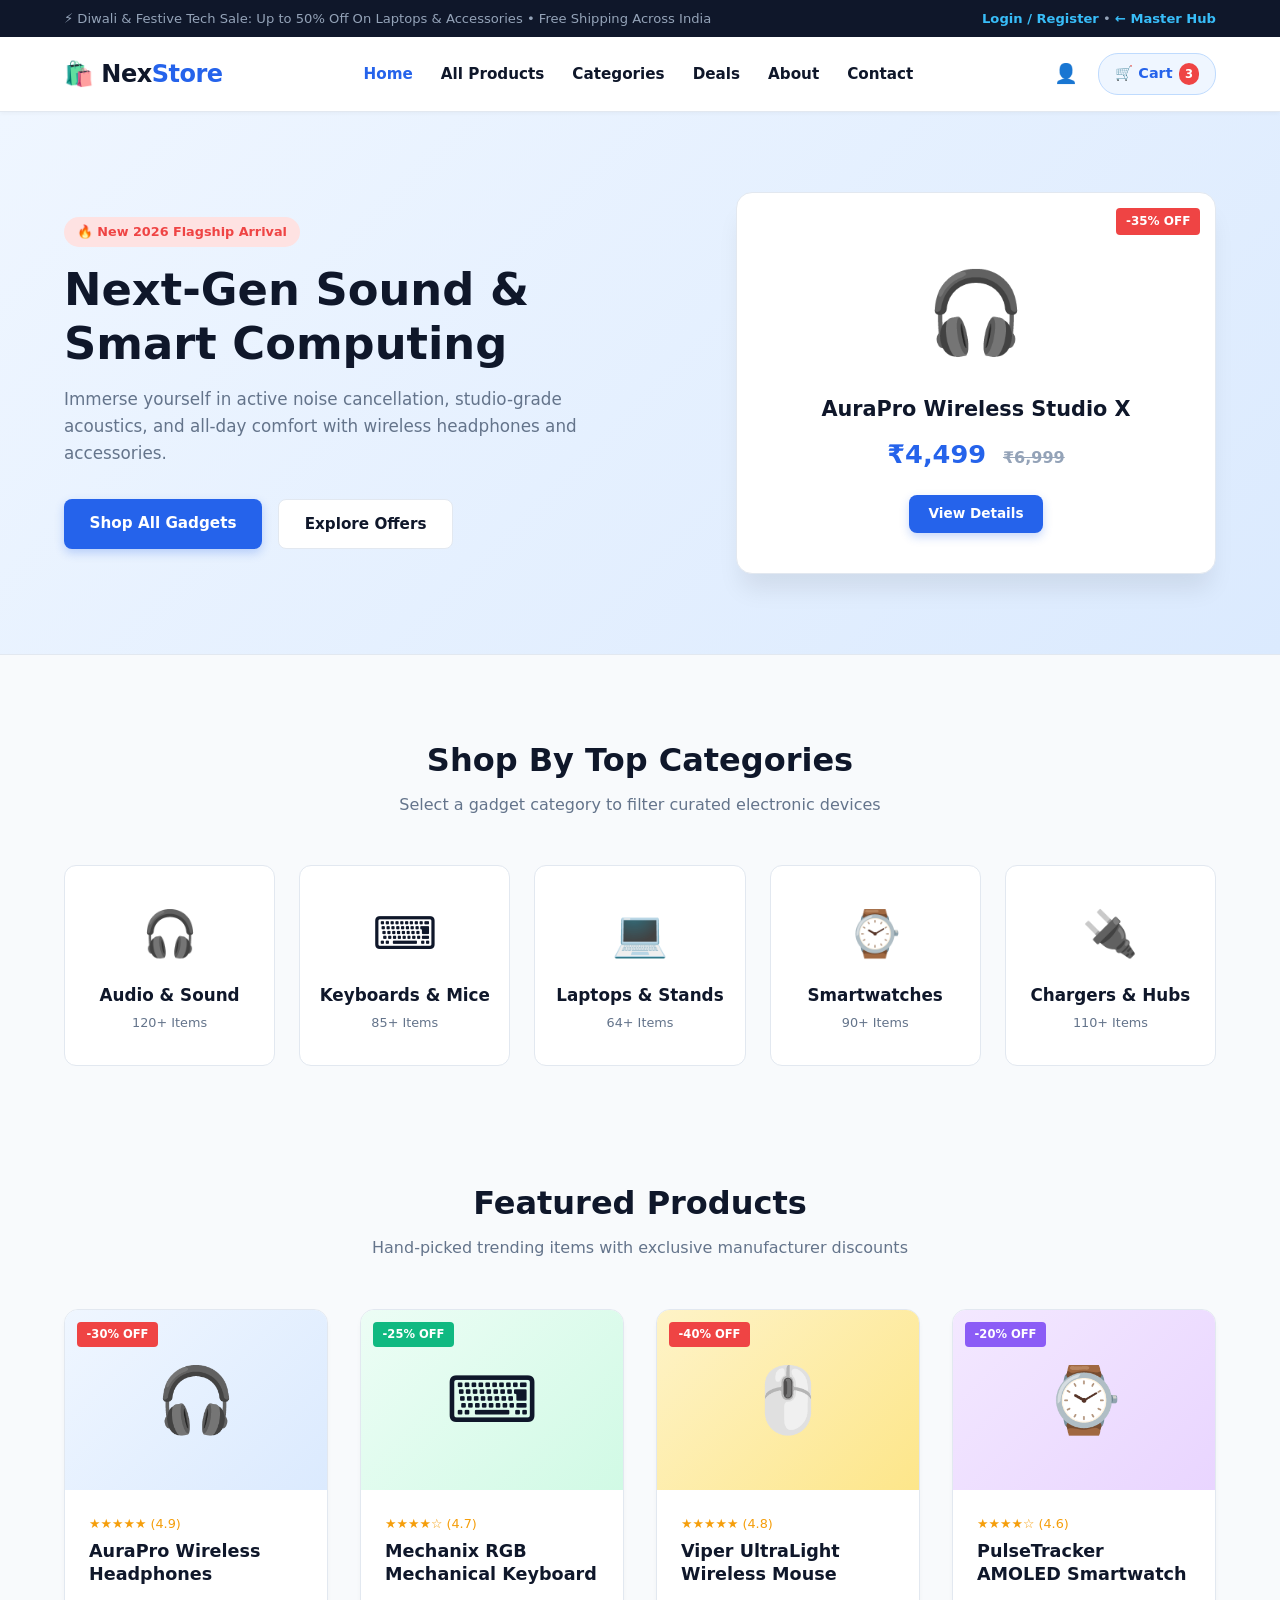
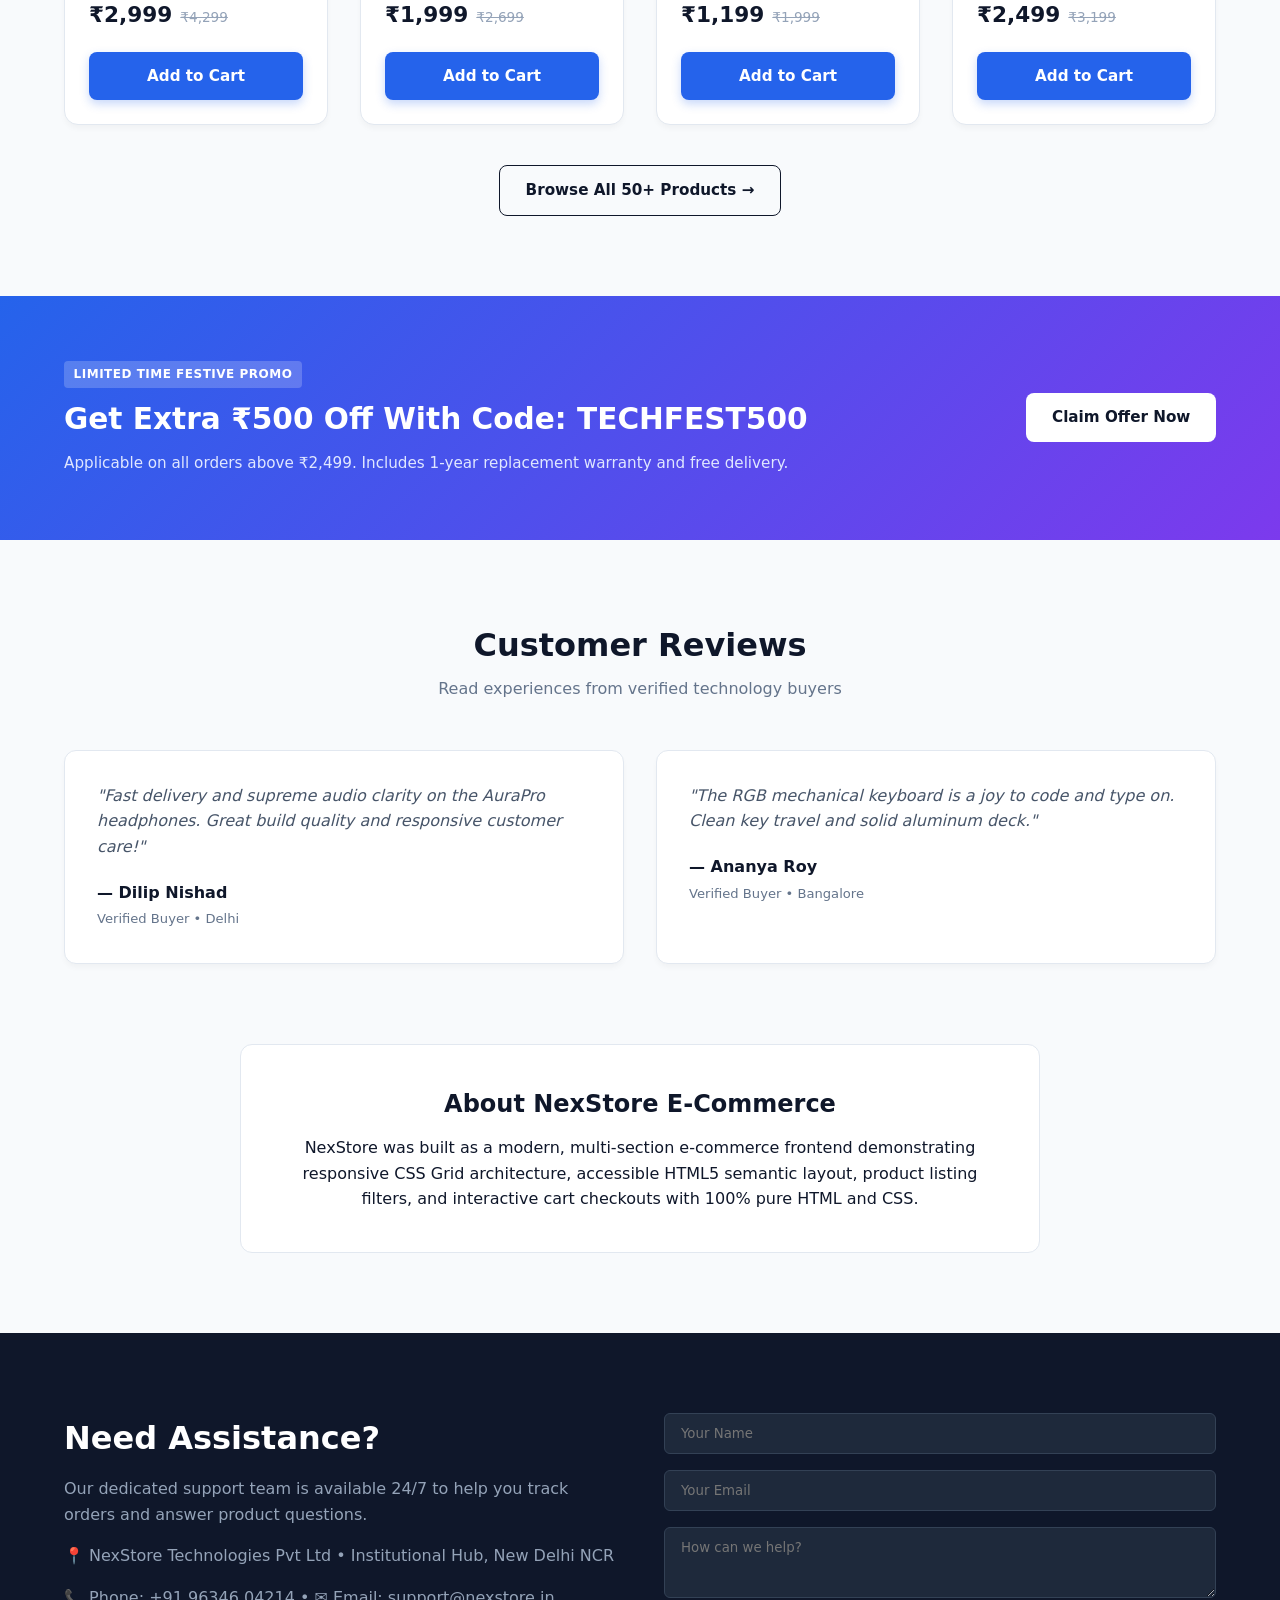
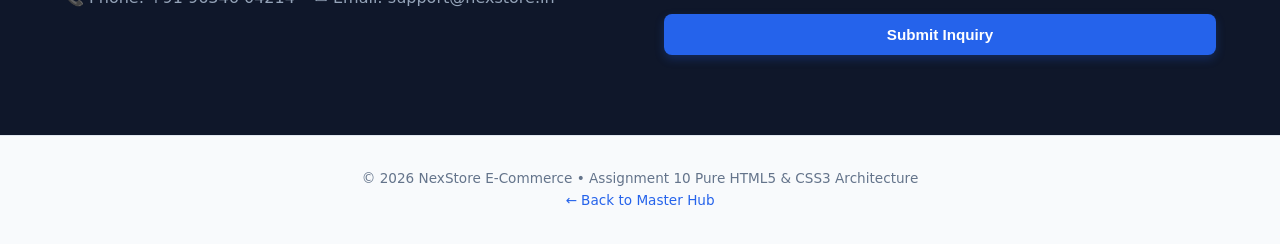
<file: Assignment-10-Responsive-Ecommerce/index.html>
<!DOCTYPE html>
<html lang="en">
<head>
    <meta charset="UTF-8">
    <meta name="viewport" content="width=device-width, initial-scale=1.0">
    <title>NexStore | Modern Electronics & Gadgets E-Commerce</title>
    <link rel="stylesheet" href="style.css">
</head>
<body>

    <!-- Top Notification Bar -->
    <div class="top-bar">
        <div class="container top-flex">
            <span>⚡ Diwali & Festive Tech Sale: Up to 50% Off On Laptops & Accessories • Free Shipping Across India</span>
            <div class="top-nav-links">
                <a href="auth.html">Login / Register</a> •
                <a href="../../index.html">← Master Hub</a>
            </div>
        </div>
    </div>

    <!-- Main Navigation Header -->
    <header class="header">
        <nav class="navbar container">
            <a href="index.html" class="logo">🛍️ Nex<span>Store</span></a>

            <ul class="nav-menu">
                <li><a href="index.html" class="active">Home</a></li>
                <li><a href="products.html">All Products</a></li>
                <li><a href="#categories">Categories</a></li>
                <li><a href="#offers">Deals</a></li>
                <li><a href="#about">About</a></li>
                <li><a href="#contact">Contact</a></li>
            </ul>

            <div class="nav-actions">
                <a href="auth.html" class="icon-link" title="My Account">👤</a>
                <a href="cart.html" class="cart-btn" title="View Cart">
                    🛒 Cart <span class="cart-count">3</span>
                </a>
            </div>
        </nav>
    </header>

    <!-- Hero Banner Section -->
    <section class="hero-section">
        <div class="container hero-grid">
            <div class="hero-content">
                <span class="pill-badge">🔥 New 2026 Flagship Arrival</span>
                <h1>Next-Gen Sound & Smart Computing</h1>
                <p>Immerse yourself in active noise cancellation, studio-grade acoustics, and all-day comfort with wireless headphones and accessories.</p>
                <div class="hero-btns">
                    <a href="products.html" class="btn btn-primary">Shop All Gadgets</a>
                    <a href="#offers" class="btn btn-secondary">Explore Offers</a>
                </div>
            </div>
            <div class="hero-banner-card">
                <div class="product-banner-tag">-35% OFF</div>
                <div class="big-icon">🎧</div>
                <h3>AuraPro Wireless Studio X</h3>
                <p class="banner-price">₹4,499 <span class="old-price">₹6,999</span></p>
                <a href="product-detail.html" class="btn btn-primary btn-sm">View Details</a>
            </div>
        </div>
    </section>

    <!-- Categories Section -->
    <section id="categories" class="categories-section container">
        <div class="section-title">
            <h2>Shop By Top Categories</h2>
            <p>Select a gadget category to filter curated electronic devices</p>
        </div>
        <div class="categories-grid">
            <a href="products.html" class="category-card">
                <span class="cat-icon">🎧</span>
                <h3>Audio & Sound</h3>
                <p>120+ Items</p>
            </a>
            <a href="products.html" class="category-card">
                <span class="cat-icon">⌨️</span>
                <h3>Keyboards & Mice</h3>
                <p>85+ Items</p>
            </a>
            <a href="products.html" class="category-card">
                <span class="cat-icon">💻</span>
                <h3>Laptops & Stands</h3>
                <p>64+ Items</p>
            </a>
            <a href="products.html" class="category-card">
                <span class="cat-icon">⌚</span>
                <h3>Smartwatches</h3>
                <p>90+ Items</p>
            </a>
            <a href="products.html" class="category-card">
                <span class="cat-icon">🔌</span>
                <h3>Chargers & Hubs</h3>
                <p>110+ Items</p>
            </a>
        </div>
    </section>

    <!-- Featured Products Section -->
    <section class="featured-section container">
        <div class="section-title">
            <h2>Featured Products</h2>
            <p>Hand-picked trending items with exclusive manufacturer discounts</p>
        </div>
        <div class="products-grid">
            
            <!-- Card 1 -->
            <article class="p-card">
                <span class="p-badge">-30% OFF</span>
                <div class="p-thumb thumb-1"><span class="thumb-icon">🎧</span></div>
                <div class="p-body">
                    <div class="p-rating">★★★★★ (4.9)</div>
                    <h3 class="p-name"><a href="product-detail.html">AuraPro Wireless Headphones</a></h3>
                    <div class="p-price-row">
                        <span class="price-now">₹2,999</span>
                        <span class="price-was">₹4,299</span>
                    </div>
                    <a href="cart.html" class="btn btn-primary btn-block">Add to Cart</a>
                </div>
            </article>

            <!-- Card 2 -->
            <article class="p-card">
                <span class="p-badge badge-green">-25% OFF</span>
                <div class="p-thumb thumb-2"><span class="thumb-icon">⌨️</span></div>
                <div class="p-body">
                    <div class="p-rating">★★★★☆ (4.7)</div>
                    <h3 class="p-name"><a href="product-detail.html">Mechanix RGB Mechanical Keyboard</a></h3>
                    <div class="p-price-row">
                        <span class="price-now">₹1,999</span>
                        <span class="price-was">₹2,699</span>
                    </div>
                    <a href="cart.html" class="btn btn-primary btn-block">Add to Cart</a>
                </div>
            </article>

            <!-- Card 3 -->
            <article class="p-card">
                <span class="p-badge">-40% OFF</span>
                <div class="p-thumb thumb-3"><span class="thumb-icon">🖱️</span></div>
                <div class="p-body">
                    <div class="p-rating">★★★★★ (4.8)</div>
                    <h3 class="p-name"><a href="product-detail.html">Viper UltraLight Wireless Mouse</a></h3>
                    <div class="p-price-row">
                        <span class="price-now">₹1,199</span>
                        <span class="price-was">₹1,999</span>
                    </div>
                    <a href="cart.html" class="btn btn-primary btn-block">Add to Cart</a>
                </div>
            </article>

            <!-- Card 4 -->
            <article class="p-card">
                <span class="p-badge badge-purple">-20% OFF</span>
                <div class="p-thumb thumb-4"><span class="thumb-icon">⌚</span></div>
                <div class="p-body">
                    <div class="p-rating">★★★★☆ (4.6)</div>
                    <h3 class="p-name"><a href="product-detail.html">PulseTracker AMOLED Smartwatch</a></h3>
                    <div class="p-price-row">
                        <span class="price-now">₹2,499</span>
                        <span class="price-was">₹3,199</span>
                    </div>
                    <a href="cart.html" class="btn btn-primary btn-block">Add to Cart</a>
                </div>
            </article>

        </div>
        <div class="center-btn" style="margin-top: 2.5rem; text-align: center;">
            <a href="products.html" class="btn btn-outline-dark">Browse All 50+ Products →</a>
        </div>
    </section>

    <!-- Special Offers Banner -->
    <section id="offers" class="offers-banner">
        <div class="container offer-flex">
            <div>
                <span class="offer-tag">LIMITED TIME FESTIVE PROMO</span>
                <h2>Get Extra ₹500 Off With Code: TECHFEST500</h2>
                <p>Applicable on all orders above ₹2,499. Includes 1-year replacement warranty and free delivery.</p>
            </div>
            <a href="products.html" class="btn btn-light">Claim Offer Now</a>
        </div>
    </section>

    <!-- Testimonials Section -->
    <section class="testimonials container">
        <div class="section-title">
            <h2>Customer Reviews</h2>
            <p>Read experiences from verified technology buyers</p>
        </div>
        <div class="test-grid">
            <div class="test-card">
                <p>"Fast delivery and supreme audio clarity on the AuraPro headphones. Great build quality and responsive customer care!"</p>
                <strong>— Dilip Nishad</strong>
                <span>Verified Buyer • Delhi</span>
            </div>
            <div class="test-card">
                <p>"The RGB mechanical keyboard is a joy to code and type on. Clean key travel and solid aluminum deck."</p>
                <strong>— Ananya Roy</strong>
                <span>Verified Buyer • Bangalore</span>
            </div>
        </div>
    </section>

    <!-- About Section -->
    <section id="about" class="about-brief container">
        <div class="about-card">
            <h2>About NexStore E-Commerce</h2>
            <p>
                NexStore was built as a modern, multi-section e-commerce frontend demonstrating responsive CSS Grid architecture, accessible HTML5 semantic layout, product listing filters, and interactive cart checkouts with 100% pure HTML and CSS.
            </p>
        </div>
    </section>

    <!-- Contact Section -->
    <section id="contact" class="contact-section">
        <div class="container contact-grid">
            <div>
                <h2>Need Assistance?</h2>
                <p>Our dedicated support team is available 24/7 to help you track orders and answer product questions.</p>
                <p>📍 NexStore Technologies Pvt Ltd • Institutional Hub, New Delhi NCR</p>
                <p>📞 Phone: +91 96346 04214 • ✉️ Email: support@nexstore.in</p>
            </div>
            <form class="quick-contact" action="#" method="POST" onsubmit="event.preventDefault(); alert('Message received! We will reply via email.');">
                <input type="text" placeholder="Your Name" required>
                <input type="email" placeholder="Your Email" required>
                <textarea rows="3" placeholder="How can we help?" required></textarea>
                <button type="submit" class="btn btn-primary">Submit Inquiry</button>
            </form>
        </div>
    </section>

    <!-- Footer -->
    <footer class="footer">
        <div class="container footer-content">
            <p>&copy; 2026 NexStore E-Commerce • Assignment 10 Pure HTML5 & CSS3 Architecture</p>
            <p><a href="../../index.html">← Back to Master Hub</a></p>
        </div>
    </footer>

</body>
</html>
</file>
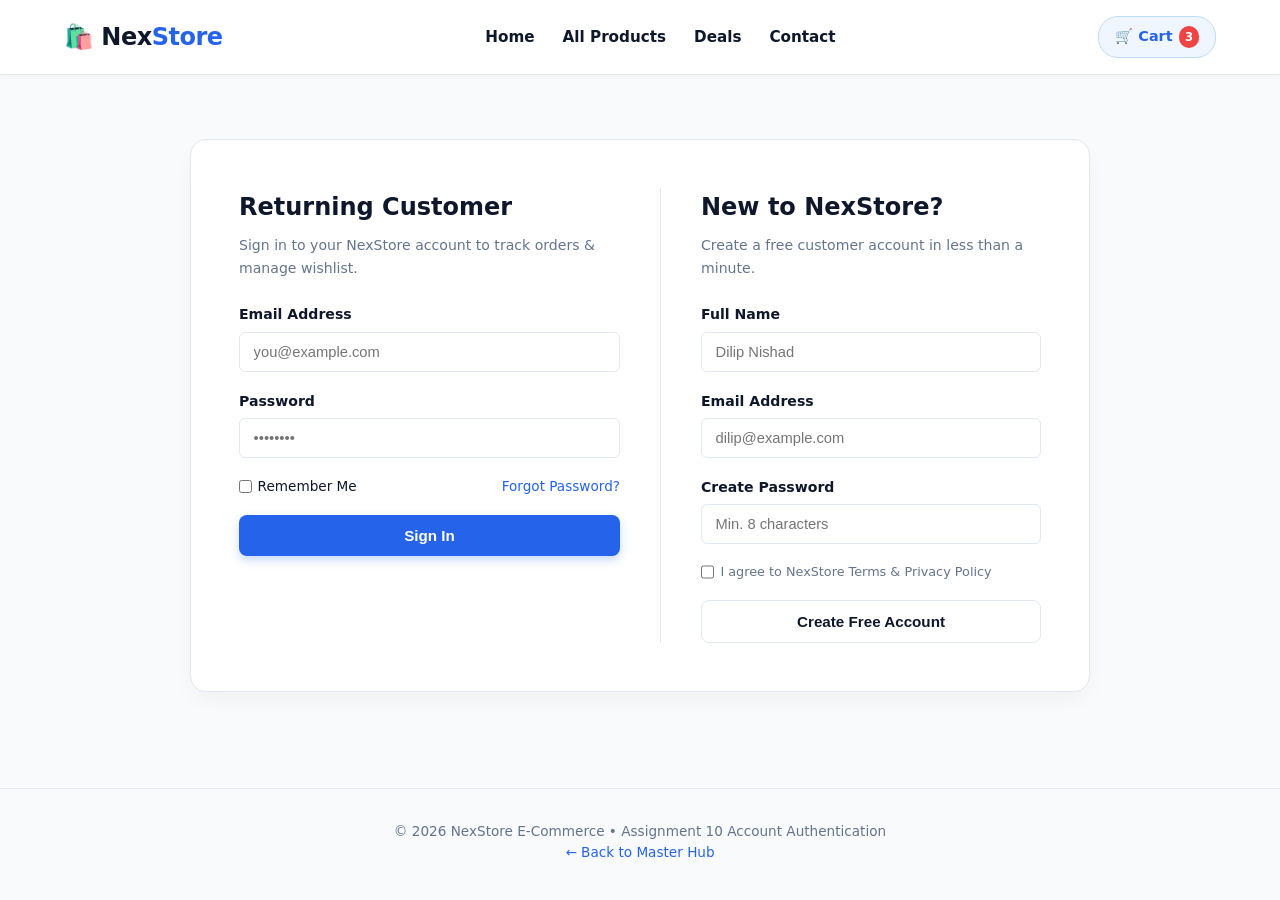
<file: Assignment-10-Responsive-Ecommerce/auth.html>
<!DOCTYPE html>
<html lang="en">
<head>
    <meta charset="UTF-8">
    <meta name="viewport" content="width=device-width, initial-scale=1.0">
    <title>Customer Login & Registration | NexStore</title>
    <link rel="stylesheet" href="style.css">
    <style>
        .auth-container {
            max-width: 900px;
            margin: 4rem auto 6rem;
            display: grid;
            grid-template-columns: 1fr 1fr;
            gap: 2.5rem;
            background: white;
            padding: 3rem;
            border-radius: 16px;
            border: 1px solid var(--border);
            box-shadow: 0 10px 25px -5px rgba(0, 0, 0, 0.05);
        }
        .auth-box h2 {
            font-size: 1.5rem;
            margin-bottom: 0.5rem;
        }
        .auth-box p {
            color: var(--text-muted);
            font-size: 0.88rem;
            margin-bottom: 1.5rem;
        }
        .auth-form {
            display: flex;
            flex-direction: column;
            gap: 1.1rem;
        }
        .form-field label {
            display: block;
            font-size: 0.88rem;
            font-weight: 600;
            margin-bottom: 0.35rem;
        }
        .form-field input {
            width: 100%;
            padding: 0.7rem 0.85rem;
            border: 1.5px solid var(--border);
            border-radius: 6px;
            font-size: 0.92rem;
            outline: none;
        }
        .form-field input:focus {
            border-color: var(--primary);
        }
        .divider-column {
            border-left: 1px solid var(--border);
            padding-left: 2.5rem;
        }
        @media (max-width: 768px) {
            .auth-container {
                grid-template-columns: 1fr;
                padding: 2rem 1.5rem;
            }
            .divider-column {
                border-left: none;
                border-top: 1px solid var(--border);
                padding-left: 0;
                padding-top: 2rem;
            }
        }
    </style>
</head>
<body>

    <!-- Header -->
    <header class="header">
        <nav class="navbar container">
            <a href="index.html" class="logo">🛍️ Nex<span>Store</span></a>
            <ul class="nav-menu">
                <li><a href="index.html">Home</a></li>
                <li><a href="products.html">All Products</a></li>
                <li><a href="index.html#offers">Deals</a></li>
                <li><a href="index.html#contact">Contact</a></li>
            </ul>
            <div class="nav-actions">
                <a href="cart.html" class="cart-btn">🛒 Cart <span class="cart-count">3</span></a>
            </div>
        </nav>
    </header>

    <main class="container">
        <div class="auth-container">
            
            <!-- Login Form -->
            <div class="auth-box">
                <h2>Returning Customer</h2>
                <p>Sign in to your NexStore account to track orders & manage wishlist.</p>
                
                <form class="auth-form" action="#" method="POST" onsubmit="event.preventDefault(); alert('Login successful!');">
                    <div class="form-field">
                        <label for="loginEmail">Email Address</label>
                        <input type="email" id="loginEmail" placeholder="you@example.com" required>
                    </div>
                    <div class="form-field">
                        <label for="loginPassword">Password</label>
                        <input type="password" id="loginPassword" placeholder="••••••••" required>
                    </div>
                    <div style="display: flex; justify-content: space-between; font-size: 0.85rem;">
                        <label style="display: flex; align-items: center; gap: 0.35rem; cursor: pointer;">
                            <input type="checkbox"> Remember Me
                        </label>
                        <a href="#" style="color: var(--primary); text-decoration: none;">Forgot Password?</a>
                    </div>
                    <button type="submit" class="btn btn-primary btn-block">Sign In</button>
                </form>
            </div>

            <!-- Register Form -->
            <div class="auth-box divider-column">
                <h2>New to NexStore?</h2>
                <p>Create a free customer account in less than a minute.</p>
                
                <form class="auth-form" action="#" method="POST" onsubmit="event.preventDefault(); alert('Account created successfully!');">
                    <div class="form-field">
                        <label for="regName">Full Name</label>
                        <input type="text" id="regName" placeholder="Dilip Nishad" required>
                    </div>
                    <div class="form-field">
                        <label for="regEmail">Email Address</label>
                        <input type="email" id="regEmail" placeholder="dilip@example.com" required>
                    </div>
                    <div class="form-field">
                        <label for="regPass">Create Password</label>
                        <input type="password" id="regPass" placeholder="Min. 8 characters" minlength="8" required>
                    </div>
                    <label style="font-size: 0.8rem; color: var(--text-muted); display: flex; gap: 0.4rem; cursor: pointer;">
                        <input type="checkbox" required> I agree to NexStore Terms & Privacy Policy
                    </label>
                    <button type="submit" class="btn btn-secondary btn-block">Create Free Account</button>
                </form>
            </div>

        </div>
    </main>

    <!-- Footer -->
    <footer class="footer">
        <div class="container footer-content">
            <p>&copy; 2026 NexStore E-Commerce • Assignment 10 Account Authentication</p>
            <p><a href="../../index.html">← Back to Master Hub</a></p>
        </div>
    </footer>

</body>
</html>
</file>
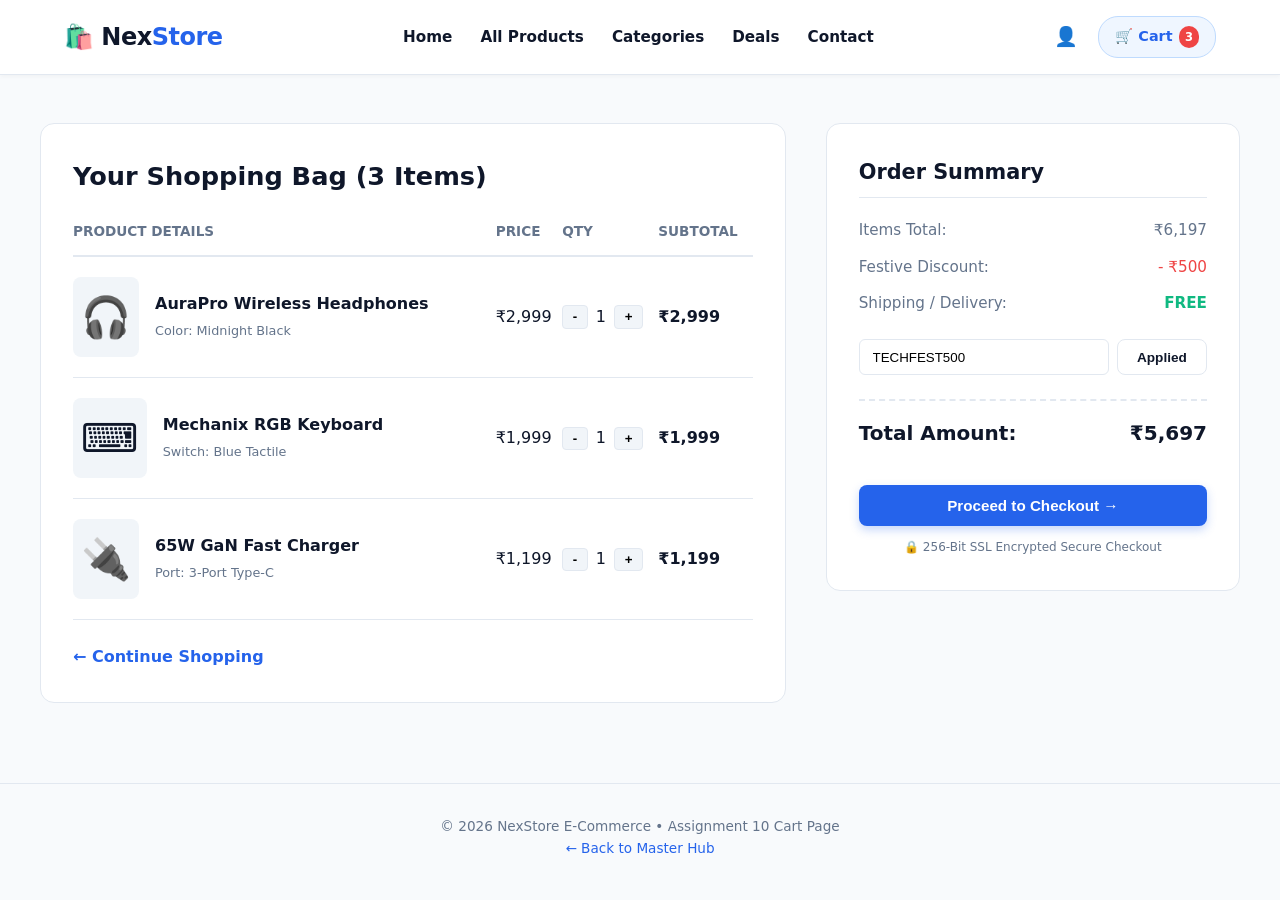
<file: Assignment-10-Responsive-Ecommerce/cart.html>
<!DOCTYPE html>
<html lang="en">
<head>
    <meta charset="UTF-8">
    <meta name="viewport" content="width=device-width, initial-scale=1.0">
    <title>Shopping Cart (3 Items) | NexStore</title>
    <link rel="stylesheet" href="style.css">
    <style>
        .cart-layout {
            display: grid;
            grid-template-columns: 1.8fr 1fr;
            gap: 2.5rem;
            padding: 3rem 0 5rem;
            align-items: start;
        }
        .cart-items-card {
            background: white;
            border: 1px solid var(--border);
            border-radius: 14px;
            padding: 2rem;
        }
        .cart-table {
            width: 100%;
            border-collapse: collapse;
        }
        .cart-table th {
            text-align: left;
            border-bottom: 2px solid var(--border);
            padding-bottom: 0.75rem;
            color: var(--text-muted);
            font-size: 0.85rem;
            text-transform: uppercase;
        }
        .cart-table td {
            padding: 1.25rem 0;
            border-bottom: 1px solid var(--border);
            vertical-align: middle;
        }
        .item-info {
            display: flex;
            align-items: center;
            gap: 1rem;
        }
        .item-icon {
            font-size: 2.5rem;
            background: #f1f5f9;
            padding: 0.5rem;
            border-radius: 8px;
        }
        .qty-controls {
            display: flex;
            align-items: center;
            gap: 0.5rem;
        }
        .qty-btn {
            background: #f1f5f9;
            border: 1px solid var(--border);
            padding: 0.2rem 0.6rem;
            border-radius: 4px;
            cursor: pointer;
            font-weight: bold;
        }
        /* Summary Checkout Box */
        .summary-card {
            background: white;
            border: 1px solid var(--border);
            border-radius: 14px;
            padding: 2rem;
        }
        .summary-card h2 {
            font-size: 1.3rem;
            margin-bottom: 1.25rem;
            padding-bottom: 0.5rem;
            border-bottom: 1px solid var(--border);
        }
        .summary-row {
            display: flex;
            justify-content: space-between;
            margin-bottom: 0.75rem;
            font-size: 0.95rem;
            color: var(--text-muted);
        }
        .summary-total {
            border-top: 2px dashed var(--border);
            padding-top: 1rem;
            margin-top: 1rem;
            font-size: 1.25rem;
            font-weight: 800;
            color: var(--text-dark);
        }
        .promo-box {
            display: flex;
            gap: 0.5rem;
            margin: 1.5rem 0;
        }
        .promo-box input {
            flex: 1;
            padding: 0.6rem 0.8rem;
            border: 1px solid var(--border);
            border-radius: 6px;
        }
        @media (max-width: 860px) {
            .cart-layout {
                grid-template-columns: 1fr;
            }
        }
    </style>
</head>
<body>

    <!-- Header -->
    <header class="header">
        <nav class="navbar container">
            <a href="index.html" class="logo">🛍️ Nex<span>Store</span></a>
            <ul class="nav-menu">
                <li><a href="index.html">Home</a></li>
                <li><a href="products.html">All Products</a></li>
                <li><a href="index.html#categories">Categories</a></li>
                <li><a href="index.html#offers">Deals</a></li>
                <li><a href="index.html#contact">Contact</a></li>
            </ul>
            <div class="nav-actions">
                <a href="auth.html" class="icon-link">👤</a>
                <a href="cart.html" class="cart-btn active">🛒 Cart <span class="cart-count">3</span></a>
            </div>
        </nav>
    </header>

    <main class="container cart-layout">
        <!-- Cart Items List -->
        <section class="cart-items-card">
            <h1 style="font-size: 1.6rem; margin-bottom: 1.5rem;">Your Shopping Bag (3 Items)</h1>
            <table class="cart-table">
                <thead>
                    <tr>
                        <th>Product Details</th>
                        <th>Price</th>
                        <th>Qty</th>
                        <th>Subtotal</th>
                    </tr>
                </thead>
                <tbody>
                    <tr>
                        <td class="item-info">
                            <span class="item-icon">🎧</span>
                            <div>
                                <strong style="display: block;">AuraPro Wireless Headphones</strong>
                                <span style="font-size: 0.8rem; color: var(--text-muted);">Color: Midnight Black</span>
                            </div>
                        </td>
                        <td>₹2,999</td>
                        <td>
                            <div class="qty-controls">
                                <button class="qty-btn">-</button>
                                <span>1</span>
                                <button class="qty-btn">+</button>
                            </div>
                        </td>
                        <td><strong>₹2,999</strong></td>
                    </tr>

                    <tr>
                        <td class="item-info">
                            <span class="item-icon">⌨️</span>
                            <div>
                                <strong style="display: block;">Mechanix RGB Keyboard</strong>
                                <span style="font-size: 0.8rem; color: var(--text-muted);">Switch: Blue Tactile</span>
                            </div>
                        </td>
                        <td>₹1,999</td>
                        <td>
                            <div class="qty-controls">
                                <button class="qty-btn">-</button>
                                <span>1</span>
                                <button class="qty-btn">+</button>
                            </div>
                        </td>
                        <td><strong>₹1,999</strong></td>
                    </tr>

                    <tr>
                        <td class="item-info">
                            <span class="item-icon">🔌</span>
                            <div>
                                <strong style="display: block;">65W GaN Fast Charger</strong>
                                <span style="font-size: 0.8rem; color: var(--text-muted);">Port: 3-Port Type-C</span>
                            </div>
                        </td>
                        <td>₹1,199</td>
                        <td>
                            <div class="qty-controls">
                                <button class="qty-btn">-</button>
                                <span>1</span>
                                <button class="qty-btn">+</button>
                            </div>
                        </td>
                        <td><strong>₹1,199</strong></td>
                    </tr>
                </tbody>
            </table>
            <div style="margin-top: 1.5rem;">
                <a href="products.html" style="color: var(--primary); text-decoration: none; font-weight: 600;">← Continue Shopping</a>
            </div>
        </section>

        <!-- Summary Checkout Card -->
        <aside class="summary-card">
            <h2>Order Summary</h2>
            <div class="summary-row">
                <span>Items Total:</span>
                <span>₹6,197</span>
            </div>
            <div class="summary-row">
                <span>Festive Discount:</span>
                <span style="color: var(--danger);">- ₹500</span>
            </div>
            <div class="summary-row">
                <span>Shipping / Delivery:</span>
                <span style="color: var(--success); font-weight: 700;">FREE</span>
            </div>

            <!-- Coupon Code -->
            <div class="promo-box">
                <input type="text" placeholder="Promo code: TECHFEST500" value="TECHFEST500">
                <button class="btn btn-secondary btn-sm">Applied</button>
            </div>

            <div class="summary-row summary-total">
                <span>Total Amount:</span>
                <span>₹5,697</span>
            </div>

            <button class="btn btn-primary btn-block" style="margin-top: 1.5rem;" onclick="alert('Proceeding to Mock Checkout!')">
                Proceed to Checkout →
            </button>
            <p style="text-align: center; font-size: 0.75rem; color: var(--text-muted); margin-top: 0.75rem;">
                🔒 256-Bit SSL Encrypted Secure Checkout
            </p>
        </aside>
    </main>

    <!-- Footer -->
    <footer class="footer">
        <div class="container footer-content">
            <p>&copy; 2026 NexStore E-Commerce • Assignment 10 Cart Page</p>
            <p><a href="../../index.html">← Back to Master Hub</a></p>
        </div>
    </footer>

</body>
</html>
</file>
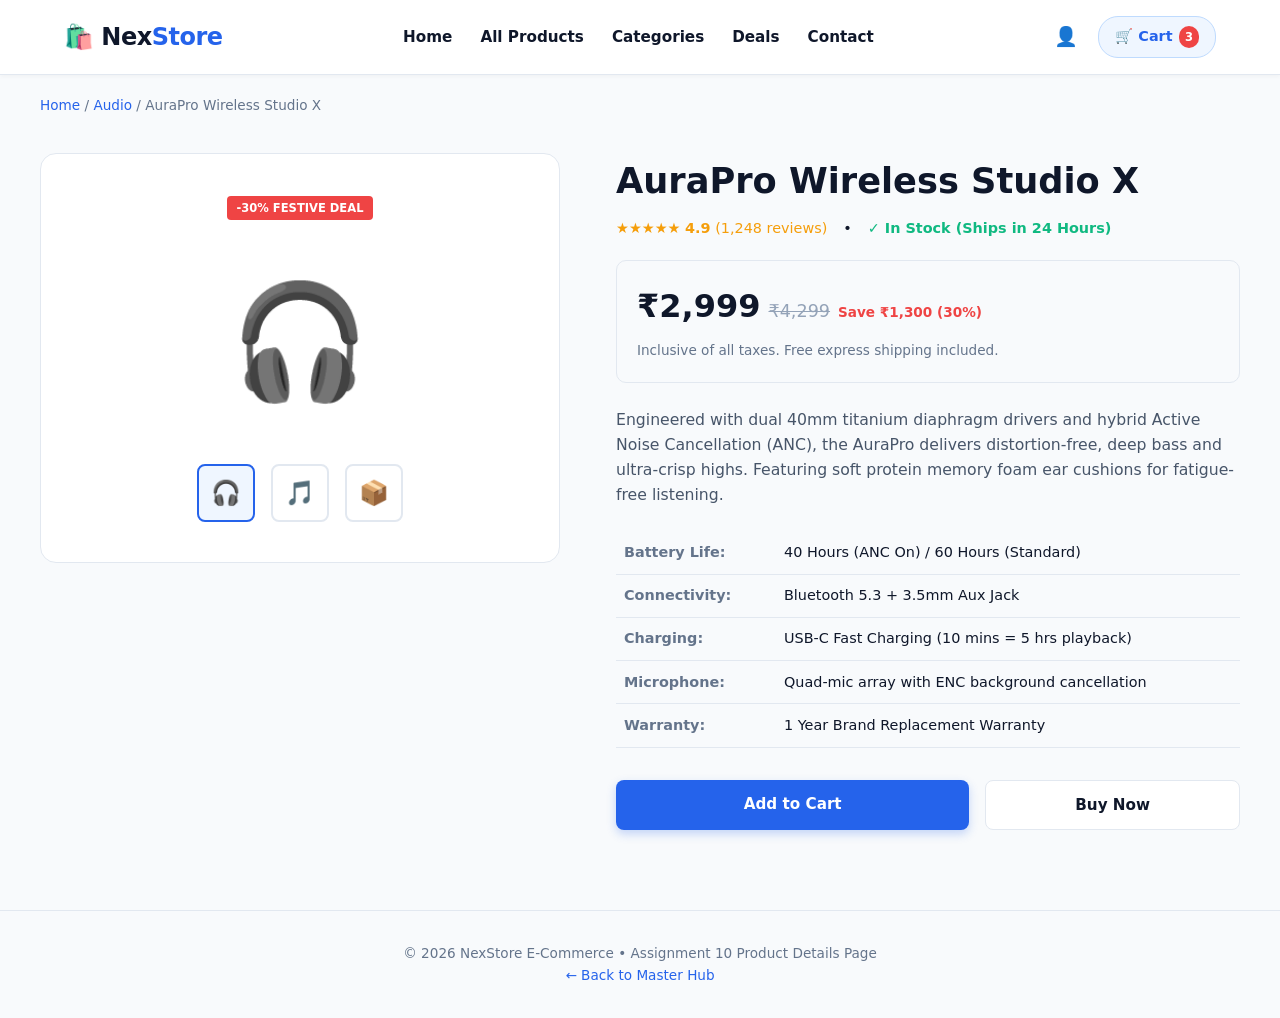
<file: Assignment-10-Responsive-Ecommerce/product-detail.html>
<!DOCTYPE html>
<html lang="en">
<head>
    <meta charset="UTF-8">
    <meta name="viewport" content="width=device-width, initial-scale=1.0">
    <title>AuraPro Wireless Headphones | NexStore Product Details</title>
    <link rel="stylesheet" href="style.css">
    <style>
        .breadcrumb-bar {
            padding: 1.25rem 0;
            font-size: 0.85rem;
            color: var(--text-muted);
        }
        .breadcrumb-bar a {
            color: var(--primary);
            text-decoration: none;
        }
        .product-detail-layout {
            display: grid;
            grid-template-columns: 1fr 1.2fr;
            gap: 3.5rem;
            padding: 1rem 0 5rem;
            align-items: start;
        }
        .detail-gallery {
            background: white;
            border: 1px solid var(--border);
            border-radius: 16px;
            padding: 2.5rem;
            text-align: center;
        }
        .gallery-main-icon {
            font-size: 7rem;
            margin: 2rem 0;
        }
        .gallery-thumbs {
            display: flex;
            justify-content: center;
            gap: 1rem;
            margin-top: 1rem;
        }
        .thumb-box {
            border: 2px solid var(--border);
            padding: 0.5rem 0.75rem;
            border-radius: 8px;
            cursor: pointer;
            font-size: 1.5rem;
        }
        .thumb-box.active {
            border-color: var(--primary);
            background: #eff6ff;
        }
        .detail-info h1 {
            font-size: 2.2rem;
            margin-bottom: 0.5rem;
            color: var(--text-dark);
        }
        .detail-meta {
            display: flex;
            gap: 1rem;
            align-items: center;
            margin-bottom: 1.25rem;
            font-size: 0.9rem;
        }
        .in-stock-tag {
            color: var(--success);
            font-weight: 700;
        }
        .detail-price-box {
            background: #f8fafc;
            border: 1px solid var(--border);
            padding: 1.25rem;
            border-radius: 10px;
            margin-bottom: 1.5rem;
        }
        .detail-specs-table {
            width: 100%;
            border-collapse: collapse;
            margin: 1.5rem 0;
            font-size: 0.9rem;
        }
        .detail-specs-table td {
            padding: 0.6rem 0.5rem;
            border-bottom: 1px solid var(--border);
        }
        .detail-specs-table td:first-child {
            font-weight: 700;
            color: var(--text-muted);
            width: 160px;
        }
        .purchase-actions {
            display: flex;
            gap: 1rem;
            margin-top: 2rem;
        }
        @media (max-width: 860px) {
            .product-detail-layout {
                grid-template-columns: 1fr;
            }
        }
    </style>
</head>
<body>

    <!-- Header -->
    <header class="header">
        <nav class="navbar container">
            <a href="index.html" class="logo">🛍️ Nex<span>Store</span></a>
            <ul class="nav-menu">
                <li><a href="index.html">Home</a></li>
                <li><a href="products.html">All Products</a></li>
                <li><a href="index.html#categories">Categories</a></li>
                <li><a href="index.html#offers">Deals</a></li>
                <li><a href="index.html#contact">Contact</a></li>
            </ul>
            <div class="nav-actions">
                <a href="auth.html" class="icon-link">👤</a>
                <a href="cart.html" class="cart-btn">🛒 Cart <span class="cart-count">3</span></a>
            </div>
        </nav>
    </header>

    <div class="container breadcrumb-bar">
        <a href="index.html">Home</a> / <a href="products.html">Audio</a> / <span>AuraPro Wireless Studio X</span>
    </div>

    <!-- Product Detail Layout -->
    <main class="container product-detail-layout">
        <!-- Left: Image Showcase -->
        <div class="detail-gallery">
            <span class="p-badge" style="position: static; display: inline-block;">-30% FESTIVE DEAL</span>
            <div class="gallery-main-icon">🎧</div>
            <div class="gallery-thumbs">
                <span class="thumb-box active">🎧</span>
                <span class="thumb-box">🎵</span>
                <span class="thumb-box">📦</span>
            </div>
        </div>

        <!-- Right: Information & Buying Actions -->
        <div class="detail-info">
            <h1>AuraPro Wireless Studio X</h1>
            <div class="detail-meta">
                <span style="color: #f59e0b;">★★★★★ <strong>4.9</strong> (1,248 reviews)</span> •
                <span class="in-stock-tag">✓ In Stock (Ships in 24 Hours)</span>
            </div>

            <div class="detail-price-box">
                <div class="p-price-row" style="margin-bottom: 0.5rem;">
                    <span class="price-now" style="font-size: 2rem;">₹2,999</span>
                    <span class="price-was" style="font-size: 1.1rem;">₹4,299</span>
                    <span style="color: #ef4444; font-weight: 700; font-size: 0.85rem;">Save ₹1,300 (30%)</span>
                </div>
                <p style="font-size: 0.85rem; color: var(--text-muted);">Inclusive of all taxes. Free express shipping included.</p>
            </div>

            <p style="color: #475569; font-size: 0.98rem;">
                Engineered with dual 40mm titanium diaphragm drivers and hybrid Active Noise Cancellation (ANC), the AuraPro delivers distortion-free, deep bass and ultra-crisp highs. Featuring soft protein memory foam ear cushions for fatigue-free listening.
            </p>

            <!-- Technical Specifications Table -->
            <table class="detail-specs-table">
                <tr><td>Battery Life:</td><td>40 Hours (ANC On) / 60 Hours (Standard)</td></tr>
                <tr><td>Connectivity:</td><td>Bluetooth 5.3 + 3.5mm Aux Jack</td></tr>
                <tr><td>Charging:</td><td>USB-C Fast Charging (10 mins = 5 hrs playback)</td></tr>
                <tr><td>Microphone:</td><td>Quad-mic array with ENC background cancellation</td></tr>
                <tr><td>Warranty:</td><td>1 Year Brand Replacement Warranty</td></tr>
            </table>

            <!-- Purchase Buttons -->
            <div class="purchase-actions">
                <a href="cart.html" class="btn btn-primary" style="flex: 1.5;">Add to Cart</a>
                <a href="cart.html" class="btn btn-secondary" style="flex: 1;">Buy Now</a>
            </div>
        </div>
    </main>

    <!-- Footer -->
    <footer class="footer">
        <div class="container footer-content">
            <p>&copy; 2026 NexStore E-Commerce • Assignment 10 Product Details Page</p>
            <p><a href="../../index.html">← Back to Master Hub</a></p>
        </div>
    </footer>

</body>
</html>
</file>
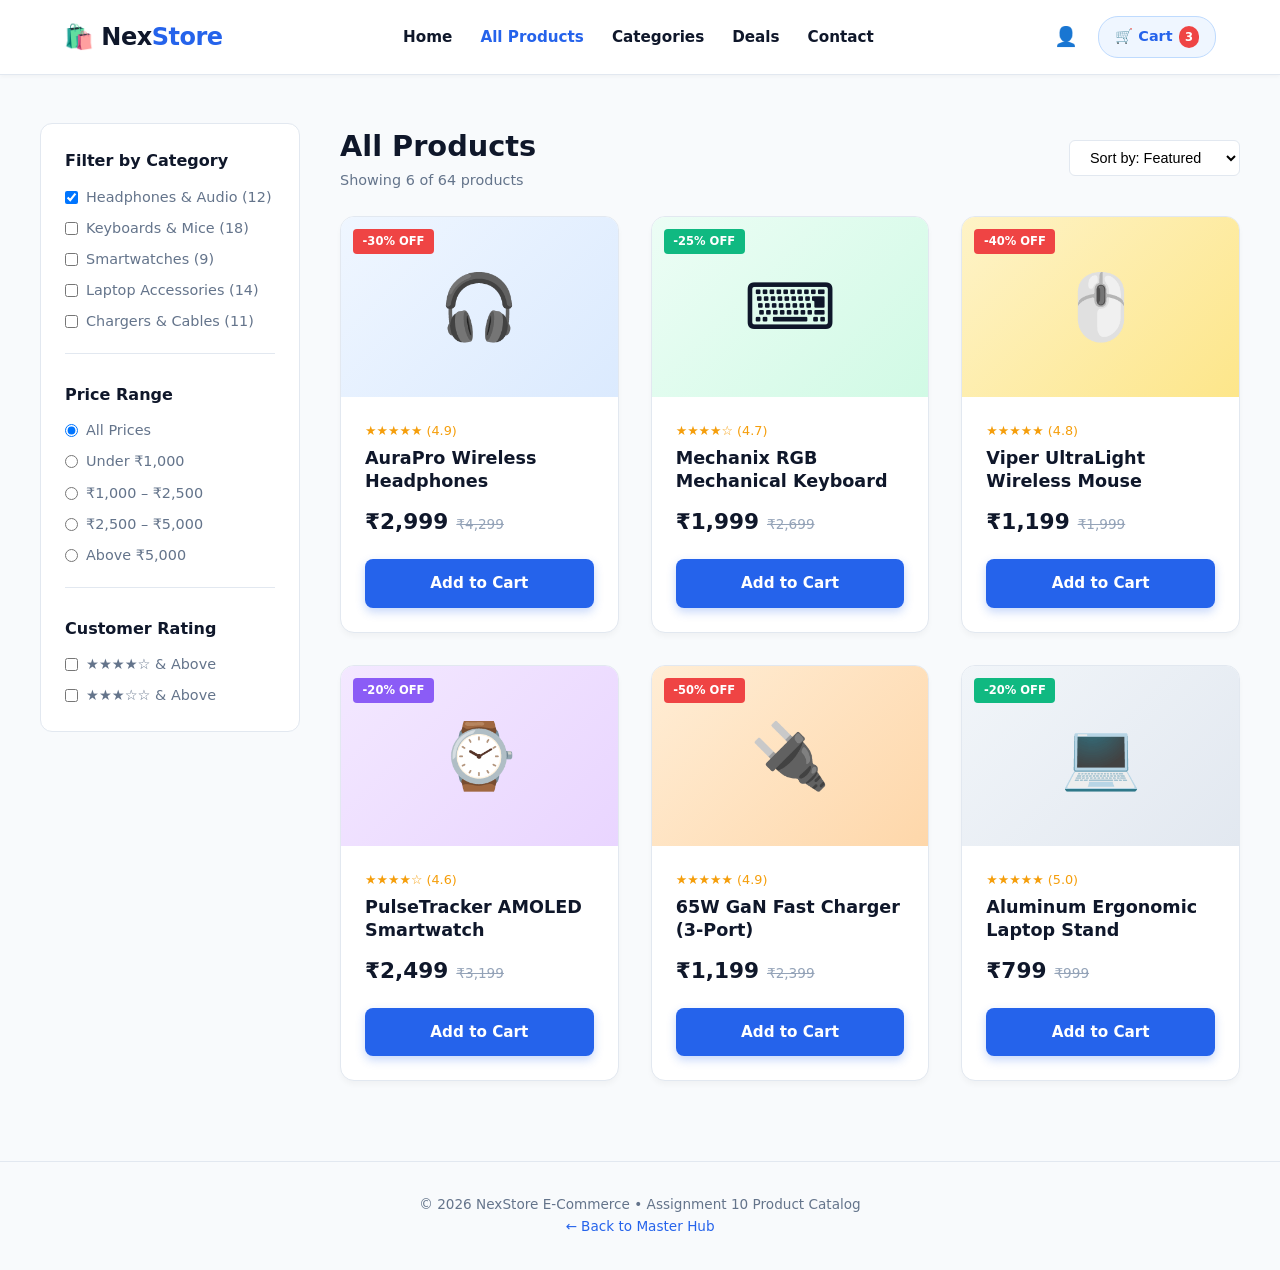
<file: Assignment-10-Responsive-Ecommerce/products.html>
<!DOCTYPE html>
<html lang="en">
<head>
    <meta charset="UTF-8">
    <meta name="viewport" content="width=device-width, initial-scale=1.0">
    <title>All Products Catalog | NexStore</title>
    <link rel="stylesheet" href="style.css">
    <style>
        .catalog-layout {
            display: grid;
            grid-template-columns: 260px 1fr;
            gap: 2.5rem;
            padding: 3rem 0 5rem;
        }
        .filter-sidebar {
            background: white;
            border: 1px solid var(--border);
            border-radius: 12px;
            padding: 1.5rem;
            height: fit-content;
        }
        .filter-group {
            margin-bottom: 1.75rem;
            border-bottom: 1px solid var(--border);
            padding-bottom: 1.25rem;
        }
        .filter-group:last-child {
            border-bottom: none;
            margin-bottom: 0;
            padding-bottom: 0;
        }
        .filter-group h3 {
            font-size: 1rem;
            margin-bottom: 0.75rem;
            color: var(--text-dark);
        }
        .filter-options {
            list-style: none;
            display: flex;
            flex-direction: column;
            gap: 0.5rem;
            font-size: 0.9rem;
            color: var(--text-muted);
        }
        .filter-options label {
            display: flex;
            align-items: center;
            gap: 0.5rem;
            cursor: pointer;
        }
        .catalog-top-bar {
            display: flex;
            justify-content: space-between;
            align-items: center;
            margin-bottom: 1.5rem;
            flex-wrap: wrap;
            gap: 1rem;
        }
        .sort-select {
            padding: 0.5rem 1rem;
            border: 1px solid var(--border);
            border-radius: 6px;
            background: white;
            font-size: 0.9rem;
        }
        @media (max-width: 860px) {
            .catalog-layout {
                grid-template-columns: 1fr;
            }
        }
    </style>
</head>
<body>

    <!-- Header -->
    <header class="header">
        <nav class="navbar container">
            <a href="index.html" class="logo">🛍️ Nex<span>Store</span></a>
            <ul class="nav-menu">
                <li><a href="index.html">Home</a></li>
                <li><a href="products.html" class="active">All Products</a></li>
                <li><a href="index.html#categories">Categories</a></li>
                <li><a href="index.html#offers">Deals</a></li>
                <li><a href="index.html#contact">Contact</a></li>
            </ul>
            <div class="nav-actions">
                <a href="auth.html" class="icon-link">👤</a>
                <a href="cart.html" class="cart-btn">🛒 Cart <span class="cart-count">3</span></a>
            </div>
        </nav>
    </header>

    <main class="container catalog-layout">
        <!-- Filter Sidebar -->
        <aside class="filter-sidebar">
            <div class="filter-group">
                <h3>Filter by Category</h3>
                <ul class="filter-options">
                    <li><label><input type="checkbox" checked> Headphones & Audio (12)</label></li>
                    <li><label><input type="checkbox"> Keyboards & Mice (18)</label></li>
                    <li><label><input type="checkbox"> Smartwatches (9)</label></li>
                    <li><label><input type="checkbox"> Laptop Accessories (14)</label></li>
                    <li><label><input type="checkbox"> Chargers & Cables (11)</label></li>
                </ul>
            </div>

            <div class="filter-group">
                <h3>Price Range</h3>
                <ul class="filter-options">
                    <li><label><input type="radio" name="price" checked> All Prices</label></li>
                    <li><label><input type="radio" name="price"> Under ₹1,000</label></li>
                    <li><label><input type="radio" name="price"> ₹1,000 – ₹2,500</label></li>
                    <li><label><input type="radio" name="price"> ₹2,500 – ₹5,000</label></li>
                    <li><label><input type="radio" name="price"> Above ₹5,000</label></li>
                </ul>
            </div>

            <div class="filter-group">
                <h3>Customer Rating</h3>
                <ul class="filter-options">
                    <li><label><input type="checkbox"> ★★★★☆ & Above</label></li>
                    <li><label><input type="checkbox"> ★★★☆☆ & Above</label></li>
                </ul>
            </div>
        </aside>

        <!-- Product Grid Area -->
        <section>
            <div class="catalog-top-bar">
                <div>
                    <h1 style="font-size: 1.8rem;">All Products</h1>
                    <p style="color: var(--text-muted); font-size: 0.9rem;">Showing 6 of 64 products</p>
                </div>
                <select class="sort-select">
                    <option>Sort by: Featured</option>
                    <option>Price: Low to High</option>
                    <option>Price: High to Low</option>
                    <option>Customer Rating</option>
                </select>
            </div>

            <div class="products-grid">
                <!-- Card 1 -->
                <article class="p-card">
                    <span class="p-badge">-30% OFF</span>
                    <div class="p-thumb thumb-1"><span class="thumb-icon">🎧</span></div>
                    <div class="p-body">
                        <div class="p-rating">★★★★★ (4.9)</div>
                        <h3 class="p-name"><a href="product-detail.html">AuraPro Wireless Headphones</a></h3>
                        <div class="p-price-row">
                            <span class="price-now">₹2,999</span>
                            <span class="price-was">₹4,299</span>
                        </div>
                        <a href="cart.html" class="btn btn-primary btn-block">Add to Cart</a>
                    </div>
                </article>

                <!-- Card 2 -->
                <article class="p-card">
                    <span class="p-badge badge-green">-25% OFF</span>
                    <div class="p-thumb thumb-2"><span class="thumb-icon">⌨️</span></div>
                    <div class="p-body">
                        <div class="p-rating">★★★★☆ (4.7)</div>
                        <h3 class="p-name"><a href="product-detail.html">Mechanix RGB Mechanical Keyboard</a></h3>
                        <div class="p-price-row">
                            <span class="price-now">₹1,999</span>
                            <span class="price-was">₹2,699</span>
                        </div>
                        <a href="cart.html" class="btn btn-primary btn-block">Add to Cart</a>
                    </div>
                </article>

                <!-- Card 3 -->
                <article class="p-card">
                    <span class="p-badge">-40% OFF</span>
                    <div class="p-thumb thumb-3"><span class="thumb-icon">🖱️</span></div>
                    <div class="p-body">
                        <div class="p-rating">★★★★★ (4.8)</div>
                        <h3 class="p-name"><a href="product-detail.html">Viper UltraLight Wireless Mouse</a></h3>
                        <div class="p-price-row">
                            <span class="price-now">₹1,199</span>
                            <span class="price-was">₹1,999</span>
                        </div>
                        <a href="cart.html" class="btn btn-primary btn-block">Add to Cart</a>
                    </div>
                </article>

                <!-- Card 4 -->
                <article class="p-card">
                    <span class="p-badge badge-purple">-20% OFF</span>
                    <div class="p-thumb thumb-4"><span class="thumb-icon">⌚</span></div>
                    <div class="p-body">
                        <div class="p-rating">★★★★☆ (4.6)</div>
                        <h3 class="p-name"><a href="product-detail.html">PulseTracker AMOLED Smartwatch</a></h3>
                        <div class="p-price-row">
                            <span class="price-now">₹2,499</span>
                            <span class="price-was">₹3,199</span>
                        </div>
                        <a href="cart.html" class="btn btn-primary btn-block">Add to Cart</a>
                    </div>
                </article>

                <!-- Card 5 -->
                <article class="p-card">
                    <span class="p-badge">-50% OFF</span>
                    <div class="p-thumb" style="background: linear-gradient(135deg, #ffedd5, #fed7aa);"><span class="thumb-icon">🔌</span></div>
                    <div class="p-body">
                        <div class="p-rating">★★★★★ (4.9)</div>
                        <h3 class="p-name"><a href="product-detail.html">65W GaN Fast Charger (3-Port)</a></h3>
                        <div class="p-price-row">
                            <span class="price-now">₹1,199</span>
                            <span class="price-was">₹2,399</span>
                        </div>
                        <a href="cart.html" class="btn btn-primary btn-block">Add to Cart</a>
                    </div>
                </article>

                <!-- Card 6 -->
                <article class="p-card">
                    <span class="p-badge badge-green">-20% OFF</span>
                    <div class="p-thumb" style="background: linear-gradient(135deg, #f1f5f9, #e2e8f0);"><span class="thumb-icon">💻</span></div>
                    <div class="p-body">
                        <div class="p-rating">★★★★★ (5.0)</div>
                        <h3 class="p-name"><a href="product-detail.html">Aluminum Ergonomic Laptop Stand</a></h3>
                        <div class="p-price-row">
                            <span class="price-now">₹799</span>
                            <span class="price-was">₹999</span>
                        </div>
                        <a href="cart.html" class="btn btn-primary btn-block">Add to Cart</a>
                    </div>
                </article>
            </div>
        </section>
    </main>

    <!-- Footer -->
    <footer class="footer">
        <div class="container footer-content">
            <p>&copy; 2026 NexStore E-Commerce • Assignment 10 Product Catalog</p>
            <p><a href="../../index.html">← Back to Master Hub</a></p>
        </div>
    </footer>

</body>
</html>
</file>
<file: Assignment-10-Responsive-Ecommerce/style.css>
/* E-Commerce Master Stylesheet */
:root {
    --primary: #2563eb;
    --primary-dark: #1d4ed8;
    --accent: #f59e0b;
    --success: #10b981;
    --danger: #ef4444;
    --bg-page: #f8fafc;
    --bg-surface: #ffffff;
    --text-dark: #0f172a;
    --text-muted: #64748b;
    --border: #e2e8f0;
}

* {
    margin: 0;
    padding: 0;
    box-sizing: border-box;
}

html {
    scroll-behavior: smooth;
}

body {
    font-family: system-ui, -apple-system, BlinkMacSystemFont, "Segoe UI", Roboto, sans-serif;
    background-color: var(--bg-page);
    color: var(--text-dark);
    line-height: 1.6;
}

.container {
    max-width: 1200px;
    margin: 0 auto;
    padding: 0 1.5rem;
}

/* Top Announcement Bar */
.top-bar {
    background-color: #0f172a;
    color: #94a3b8;
    font-size: 0.82rem;
    padding: 0.5rem 0;
}

.top-flex {
    display: flex;
    justify-content: space-between;
    align-items: center;
    flex-wrap: wrap;
    gap: 0.5rem;
}

.top-nav-links a {
    color: #38bdf8;
    text-decoration: none;
    font-weight: 600;
}

/* Navigation Header */
.header {
    background: var(--bg-surface);
    border-bottom: 1px solid var(--border);
    position: sticky;
    top: 0;
    z-index: 100;
    box-shadow: 0 2px 4px rgba(0, 0, 0, 0.03);
}

.navbar {
    display: flex;
    justify-content: space-between;
    align-items: center;
    height: 74px;
}

.logo {
    font-size: 1.5rem;
    font-weight: 800;
    color: var(--text-dark);
    text-decoration: none;
    letter-spacing: -0.5px;
}

.logo span {
    color: var(--primary);
}

.nav-menu {
    display: flex;
    list-style: none;
    gap: 1.75rem;
    align-items: center;
}

.nav-menu a {
    color: var(--text-dark);
    text-decoration: none;
    font-size: 0.95rem;
    font-weight: 600;
    transition: color 0.2s;
}

.nav-menu a:hover, .nav-menu a.active {
    color: var(--primary);
}

.nav-actions {
    display: flex;
    align-items: center;
    gap: 1.25rem;
}

.icon-link {
    text-decoration: none;
    font-size: 1.2rem;
}

.cart-btn {
    background-color: #eff6ff;
    color: var(--primary);
    border: 1px solid #bfdbfe;
    padding: 0.5rem 1rem;
    border-radius: 20px;
    text-decoration: none;
    font-weight: 700;
    font-size: 0.9rem;
    display: flex;
    align-items: center;
    gap: 0.4rem;
    transition: all 0.2s;
}

.cart-btn:hover {
    background-color: var(--primary);
    color: white;
}

.cart-count {
    background: #ef4444;
    color: white;
    font-size: 0.72rem;
    padding: 2px 6px;
    border-radius: 10px;
}

/* Hero Section */
.hero-section {
    background: linear-gradient(135deg, #eff6ff 0%, #dbeafe 100%);
    padding: 5rem 0;
    border-bottom: 1px solid var(--border);
}

.hero-grid {
    display: grid;
    grid-template-columns: 1.3fr 1fr;
    gap: 3rem;
    align-items: center;
}

.pill-badge {
    display: inline-block;
    background: #fee2e2;
    color: #ef4444;
    font-size: 0.8rem;
    font-weight: 700;
    padding: 0.3rem 0.8rem;
    border-radius: 20px;
    margin-bottom: 1rem;
}

.hero-content h1 {
    font-size: 2.8rem;
    font-weight: 800;
    line-height: 1.2;
    color: #0f172a;
    margin-bottom: 1rem;
}

.hero-content p {
    font-size: 1.05rem;
    color: var(--text-muted);
    margin-bottom: 2rem;
    max-width: 550px;
}

.hero-btns {
    display: flex;
    gap: 1rem;
}

/* Banner Card Inside Hero */
.hero-banner-card {
    background: white;
    border-radius: 16px;
    padding: 2.5rem;
    text-align: center;
    box-shadow: 0 20px 25px -5px rgba(0, 0, 0, 0.08);
    position: relative;
    border: 1px solid var(--border);
}

.product-banner-tag {
    position: absolute;
    top: 15px;
    right: 15px;
    background: #ef4444;
    color: white;
    font-size: 0.75rem;
    font-weight: 800;
    padding: 0.25rem 0.6rem;
    border-radius: 4px;
}

.big-icon {
    font-size: 5rem;
    margin: 1rem 0;
}

.hero-banner-card h3 {
    font-size: 1.3rem;
    margin-bottom: 0.5rem;
}

.banner-price {
    font-size: 1.6rem;
    font-weight: 800;
    color: var(--primary);
    margin-bottom: 1.25rem;
}

.old-price {
    font-size: 1rem;
    color: #94a3b8;
    text-decoration: line-through;
    margin-left: 0.5rem;
}

/* Buttons */
.btn {
    display: inline-block;
    padding: 0.75rem 1.6rem;
    border-radius: 8px;
    font-weight: 700;
    text-decoration: none;
    font-size: 0.95rem;
    cursor: pointer;
    border: none;
    transition: all 0.2s;
    text-align: center;
}

.btn-sm {
    padding: 0.5rem 1.2rem;
    font-size: 0.85rem;
}

.btn-block {
    width: 100%;
}

.btn-primary {
    background-color: var(--primary);
    color: white;
    box-shadow: 0 4px 10px rgba(37, 99, 235, 0.25);
}

.btn-primary:hover {
    background-color: var(--primary-dark);
}

.btn-secondary {
    background-color: white;
    color: var(--text-dark);
    border: 1px solid var(--border);
}

.btn-secondary:hover {
    background-color: #f1f5f9;
}

.btn-light {
    background-color: white;
    color: var(--text-dark);
}

.btn-light:hover {
    background-color: #f8fafc;
}

.btn-outline-dark {
    background: transparent;
    color: var(--text-dark);
    border: 1.5px solid var(--text-dark);
}

.btn-outline-dark:hover {
    background: var(--text-dark);
    color: white;
}

/* Section Common */
.section-title {
    text-align: center;
    margin-bottom: 3rem;
}

.section-title h2 {
    font-size: 2rem;
    font-weight: 800;
    color: var(--text-dark);
}

.section-title p {
    color: var(--text-muted);
    font-size: 1rem;
    margin-top: 0.35rem;
}

/* Categories Section */
.categories-section {
    padding: 5rem 1.5rem;
}

.categories-grid {
    display: grid;
    grid-template-columns: repeat(auto-fit, minmax(180px, 1fr));
    gap: 1.5rem;
}

.category-card {
    background: white;
    border: 1px solid var(--border);
    border-radius: 12px;
    padding: 2rem 1rem;
    text-align: center;
    text-decoration: none;
    color: var(--text-dark);
    transition: transform 0.25s, box-shadow 0.25s, border-color 0.25s;
}

.category-card:hover {
    transform: translateY(-5px);
    border-color: var(--primary);
    box-shadow: 0 10px 15px -3px rgba(0, 0, 0, 0.08);
}

.cat-icon {
    font-size: 2.8rem;
    display: inline-block;
    margin-bottom: 0.75rem;
}

.category-card h3 {
    font-size: 1.05rem;
    margin-bottom: 0.25rem;
}

.category-card p {
    font-size: 0.8rem;
    color: var(--text-muted);
}

/* Featured Products Section */
.featured-section {
    padding: 2rem 1.5rem 5rem;
}

.products-grid {
    display: grid;
    grid-template-columns: repeat(auto-fit, minmax(250px, 1fr));
    gap: 2rem;
}

.p-card {
    background: white;
    border: 1px solid var(--border);
    border-radius: 14px;
    overflow: hidden;
    position: relative;
    box-shadow: 0 4px 6px -1px rgba(0, 0, 0, 0.04);
    display: flex;
    flex-direction: column;
    transition: transform 0.25s, box-shadow 0.25s;
}

.p-card:hover {
    transform: translateY(-6px);
    box-shadow: 0 15px 25px -5px rgba(0, 0, 0, 0.1);
}

.p-badge {
    position: absolute;
    top: 12px;
    left: 12px;
    background: #ef4444;
    color: white;
    font-size: 0.72rem;
    font-weight: 800;
    padding: 0.2rem 0.6rem;
    border-radius: 4px;
    z-index: 2;
}

.badge-green { background: #10b981; }
.badge-purple { background: #8b5cf6; }

.p-thumb {
    height: 180px;
    display: flex;
    align-items: center;
    justify-content: center;
}

.thumb-icon { font-size: 4rem; }
.thumb-1 { background: linear-gradient(135deg, #eff6ff, #dbeafe); }
.thumb-2 { background: linear-gradient(135deg, #ecfdf5, #d1fae5); }
.thumb-3 { background: linear-gradient(135deg, #fef3c7, #fde68a); }
.thumb-4 { background: linear-gradient(135deg, #f3e8ff, #e9d5ff); }

.p-body {
    padding: 1.5rem;
    display: flex;
    flex-direction: column;
    flex: 1;
}

.p-rating {
    color: #f59e0b;
    font-size: 0.8rem;
    margin-bottom: 0.35rem;
}

.p-name {
    font-size: 1.1rem;
    margin-bottom: 0.75rem;
    line-height: 1.3;
}

.p-name a {
    color: var(--text-dark);
    text-decoration: none;
}

.p-name a:hover {
    color: var(--primary);
}

.p-price-row {
    display: flex;
    align-items: baseline;
    gap: 0.5rem;
    margin-bottom: 1.25rem;
    margin-top: auto;
}

.price-now {
    font-size: 1.35rem;
    font-weight: 800;
    color: var(--text-dark);
}

.price-was {
    font-size: 0.85rem;
    color: #94a3b8;
    text-decoration: line-through;
}

/* Offers Banner */
.offers-banner {
    background: linear-gradient(135deg, #2563eb, #7c3aed);
    color: white;
    padding: 4rem 0;
}

.offer-flex {
    display: flex;
    justify-content: space-between;
    align-items: center;
    flex-wrap: wrap;
    gap: 2rem;
}

.offer-tag {
    background: rgba(255, 255, 255, 0.2);
    font-size: 0.75rem;
    font-weight: 800;
    padding: 0.25rem 0.6rem;
    border-radius: 4px;
    letter-spacing: 0.5px;
    display: inline-block;
    margin-bottom: 0.5rem;
}

.offer-flex h2 {
    font-size: 1.85rem;
    margin-bottom: 0.5rem;
}

.offer-flex p {
    color: #e0e7ff;
    font-size: 0.95rem;
}

/* Testimonials */
.testimonials {
    padding: 5rem 1.5rem;
}

.test-grid {
    display: grid;
    grid-template-columns: repeat(auto-fit, minmax(320px, 1fr));
    gap: 2rem;
}

.test-card {
    background: white;
    border: 1px solid var(--border);
    border-radius: 12px;
    padding: 2rem;
    box-shadow: 0 4px 6px -1px rgba(0, 0, 0, 0.04);
}

.test-card p {
    font-style: italic;
    color: #475569;
    margin-bottom: 1.25rem;
}

.test-card strong {
    display: block;
    color: var(--text-dark);
}

.test-card span {
    font-size: 0.82rem;
    color: var(--text-muted);
}

/* About Card */
.about-brief {
    padding: 0 1.5rem 5rem;
}

.about-card {
    background: white;
    border: 1px solid var(--border);
    border-radius: 12px;
    padding: 2.5rem;
    text-align: center;
    max-width: 800px;
    margin: 0 auto;
}

.about-card h2 {
    margin-bottom: 0.75rem;
}

/* Contact Section */
.contact-section {
    background: #0f172a;
    color: white;
    padding: 5rem 0;
}

.contact-grid {
    display: grid;
    grid-template-columns: 1fr 1fr;
    gap: 3rem;
}

.contact-grid h2 {
    font-size: 2rem;
    margin-bottom: 0.75rem;
}

.contact-grid p {
    color: #94a3b8;
    margin-bottom: 1rem;
}

.quick-contact {
    display: flex;
    flex-direction: column;
    gap: 1rem;
}

.quick-contact input, .quick-contact textarea {
    padding: 0.75rem 1rem;
    background: #1e293b;
    border: 1px solid #334155;
    border-radius: 6px;
    color: white;
    font-family: inherit;
    outline: none;
}

/* Footer */
.footer {
    border-top: 1px solid var(--border);
    padding: 2rem 0;
    text-align: center;
    font-size: 0.85rem;
    color: var(--text-muted);
}

.footer a {
    color: var(--primary);
    text-decoration: none;
}

/* Responsive */
@media (max-width: 768px) {
    .hero-grid {
        grid-template-columns: 1fr;
    }
    .contact-grid {
        grid-template-columns: 1fr;
    }
    .nav-menu {
        display: none;
    }
}
</file>
